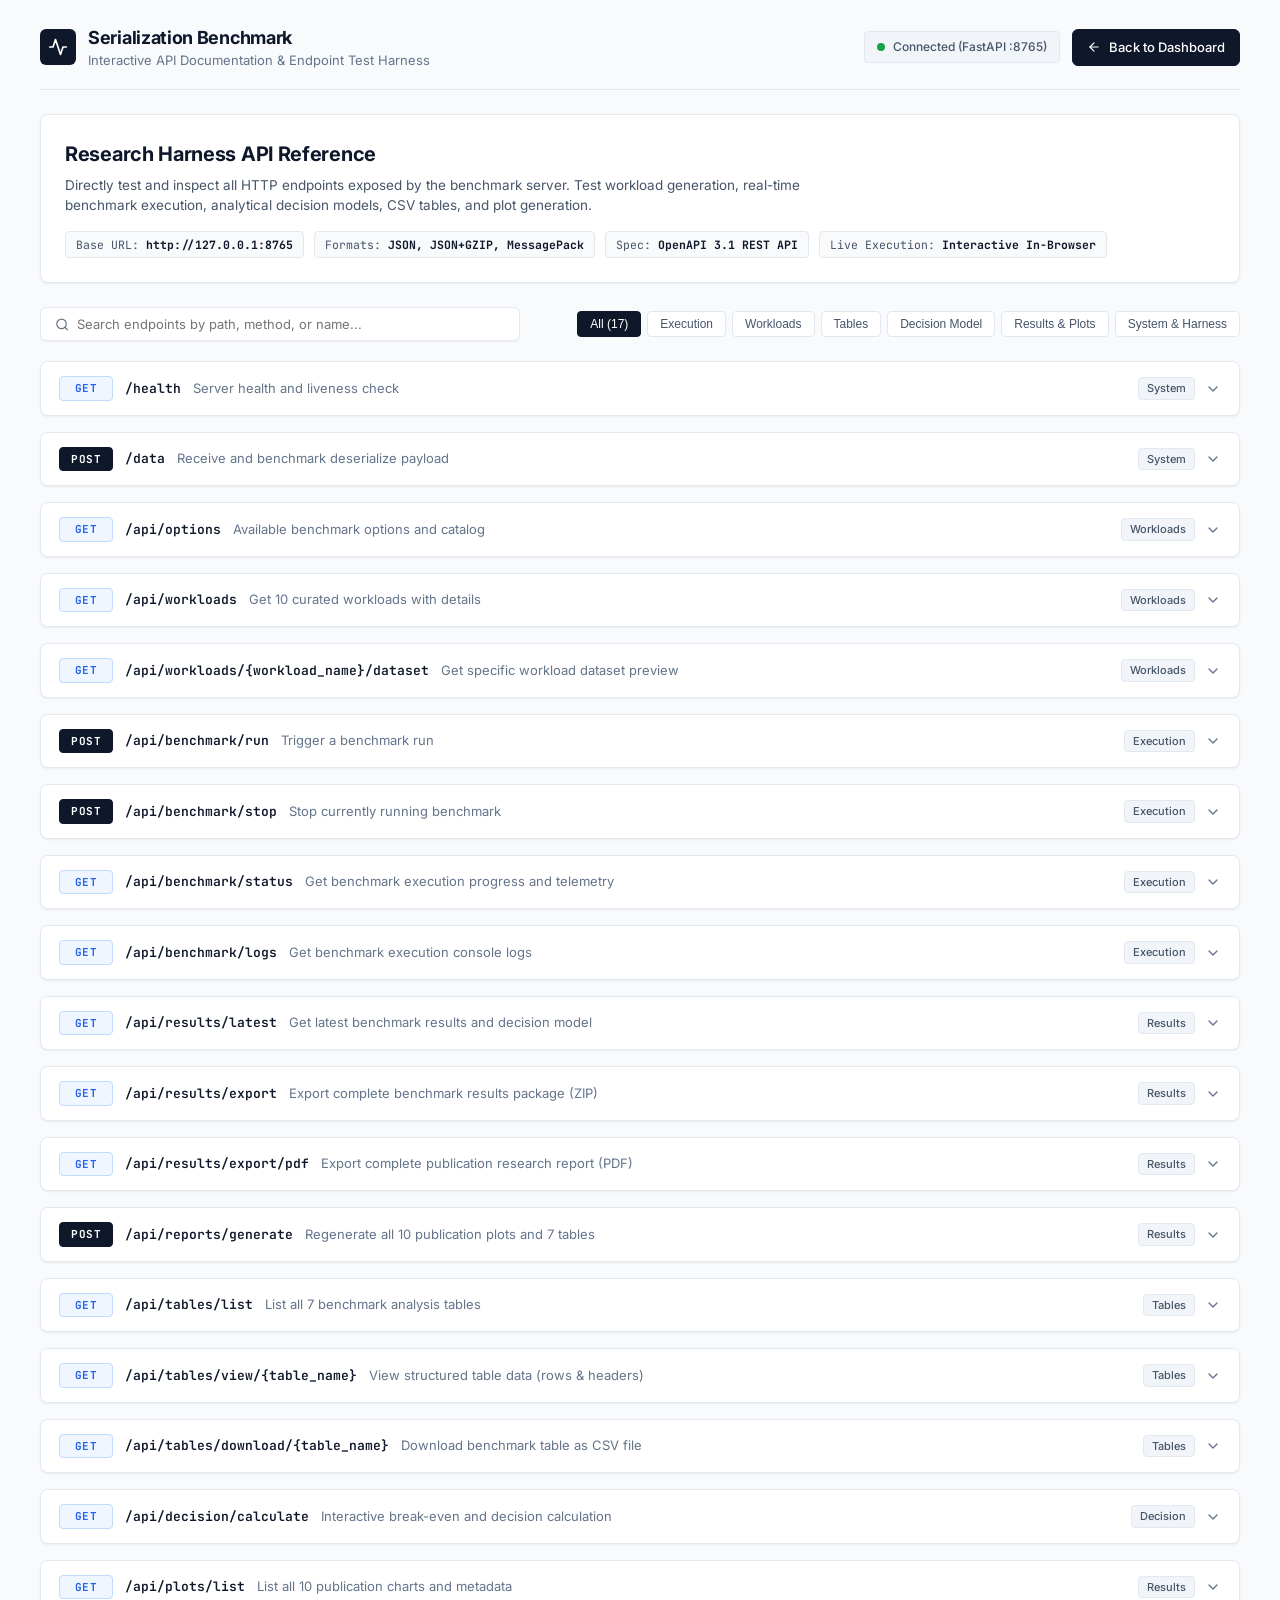
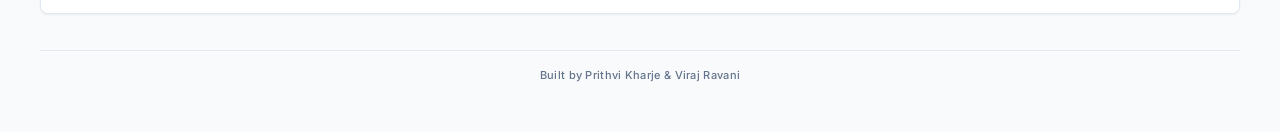
<file: dashboard/docs.html>
<!DOCTYPE html>
<html lang="en">
<head>
  <meta charset="UTF-8">
  <meta name="viewport" content="width=device-width, initial-scale=1.0">
  <title>Serialization Benchmark | API Documentation</title>
  <meta name="description" content="Interactive API documentation and endpoint test harness for Serialization Benchmark.">
  <link rel="preconnect" href="https://fonts.googleapis.com">
  <link rel="preconnect" href="https://fonts.gstatic.com" crossorigin>
  <link href="https://fonts.googleapis.com/css2?family=Inter:wght@400;500;600;700&family=JetBrains+Mono:wght@400;500;600&display=swap" rel="stylesheet">
  <link rel="stylesheet" href="/dashboard/style.css?v=20261001">
  <style>
    .docs-wrapper {
      max-width: 1200px;
      margin: 0 auto;
      width: 100%;
    }

    .docs-hero {
      background: var(--bg-card);
      border: 1px solid var(--border-color);
      border-radius: var(--radius-lg);
      box-shadow: var(--shadow-card);
      padding: 24px;
      margin-bottom: 24px;
    }

    .docs-hero-title {
      font-size: 20px;
      font-weight: 700;
      color: var(--text-primary);
      margin-bottom: 6px;
      letter-spacing: -0.3px;
    }

    .docs-hero-desc {
      font-size: 13.5px;
      color: var(--text-secondary);
      line-height: 1.5;
      margin-bottom: 16px;
      max-width: 800px;
    }

    .docs-meta-row {
      display: flex;
      flex-wrap: wrap;
      gap: 10px;
    }

    .docs-meta-pill {
      font-size: 11.5px;
      font-family: var(--font-mono);
      background: var(--bg-card-subtle);
      border: 1px solid var(--border-color);
      padding: 4px 10px;
      border-radius: var(--radius-sm);
      color: var(--text-secondary);
    }

    .docs-meta-pill strong {
      color: var(--text-primary);
    }

    .docs-toolbar {
      display: flex;
      justify-content: space-between;
      align-items: center;
      flex-wrap: wrap;
      gap: 12px;
      margin-bottom: 20px;
    }

    .docs-search-box {
      display: flex;
      align-items: center;
      gap: 8px;
      background: #ffffff;
      border: 1px solid var(--border-color);
      border-radius: var(--radius-md);
      padding: 8px 14px;
      flex: 1;
      max-width: 480px;
      box-shadow: var(--shadow-sm);
    }

    .docs-search-input {
      border: none;
      outline: none;
      width: 100%;
      font-size: 13px;
      font-family: inherit;
      color: var(--text-primary);
      background: transparent;
    }

    .docs-categories-row {
      display: flex;
      flex-wrap: wrap;
      gap: 6px;
    }

    .docs-cat-btn {
      padding: 5px 12px;
      font-size: 12px;
      font-weight: 500;
      border-radius: var(--radius-sm);
      border: 1px solid var(--border-color);
      background: #ffffff;
      color: var(--text-secondary);
      cursor: pointer;
      transition: all 0.12s ease;
    }

    .docs-cat-btn:hover {
      background: var(--bg-hover);
      color: var(--text-primary);
    }

    .docs-cat-btn.active {
      background: var(--color-primary);
      color: #ffffff;
      border-color: var(--color-primary);
    }

    .endpoint-card {
      background: #ffffff;
      border: 1px solid var(--border-color);
      border-radius: var(--radius-lg);
      margin-bottom: 16px;
      box-shadow: var(--shadow-card);
      overflow: hidden;
      transition: border-color 0.15s ease;
    }

    .endpoint-card:hover {
      border-color: var(--border-hover);
    }

    .endpoint-header {
      padding: 14px 18px;
      display: flex;
      align-items: center;
      justify-content: space-between;
      cursor: pointer;
      background: #ffffff;
      user-select: none;
      gap: 12px;
    }

    .endpoint-header-left {
      display: flex;
      align-items: center;
      gap: 12px;
      flex-wrap: wrap;
      min-width: 0;
    }

    .method-badge {
      font-size: 11px;
      font-weight: 700;
      padding: 3px 8px;
      border-radius: var(--radius-sm);
      letter-spacing: 0.5px;
      text-transform: uppercase;
      font-family: var(--font-mono);
      min-width: 54px;
      text-align: center;
    }

    .method-get {
      background: #eff6ff;
      color: #2563eb;
      border: 1px solid #bfdbfe;
    }

    .method-post {
      background: #0f172a;
      color: #ffffff;
      border: 1px solid #0f172a;
    }

    .endpoint-path {
      font-family: var(--font-mono);
      font-size: 13px;
      font-weight: 600;
      color: var(--text-primary);
    }

    .endpoint-summary {
      font-size: 13px;
      color: var(--text-muted);
    }

    .endpoint-header-right {
      display: flex;
      align-items: center;
      gap: 10px;
    }

    .endpoint-toggle-icon {
      color: var(--text-muted);
      transition: transform 0.2s ease;
    }

    .endpoint-card.is-open .endpoint-toggle-icon {
      transform: rotate(180deg);
    }

    .endpoint-body {
      padding: 18px;
      background: #fafafa;
      border-top: 1px solid var(--border-color);
      display: none;
    }

    .endpoint-card.is-open .endpoint-body {
      display: block;
    }

    .endpoint-desc {
      font-size: 13px;
      color: var(--text-secondary);
      line-height: 1.5;
      margin-bottom: 16px;
    }

    .endpoint-section-title {
      font-size: 11.5px;
      font-weight: 700;
      text-transform: uppercase;
      letter-spacing: 0.5px;
      color: var(--text-primary);
      margin-bottom: 8px;
    }

    .params-table {
      width: 100%;
      border-collapse: collapse;
      font-size: 12.5px;
      margin-bottom: 16px;
      background: #ffffff;
      border: 1px solid var(--border-color);
      border-radius: var(--radius-md);
      overflow: hidden;
    }

    .params-table th,
    .params-table td {
      padding: 8px 12px;
      text-align: left;
      border-bottom: 1px solid var(--border-color);
    }

    .params-table th {
      background: #f8fafc;
      font-weight: 600;
      font-size: 11.5px;
      color: var(--text-muted);
    }

    .params-table tr:last-child td {
      border-bottom: none;
    }

    .param-name {
      font-family: var(--font-mono);
      font-weight: 600;
      color: var(--text-primary);
    }

    .param-type {
      font-size: 11px;
      color: var(--text-muted);
    }

    .param-input {
      width: 100%;
      padding: 6px 10px;
      font-size: 12px;
      font-family: var(--font-mono);
      border: 1px solid var(--border-input);
      border-radius: var(--radius-sm);
      background: #ffffff;
      outline: none;
    }

    .param-input:focus {
      border-color: var(--color-primary);
    }

    .body-textarea {
      width: 100%;
      min-height: 110px;
      padding: 10px 12px;
      font-family: var(--font-mono);
      font-size: 12px;
      border: 1px solid var(--border-input);
      border-radius: var(--radius-md);
      background: #ffffff;
      color: var(--text-primary);
      outline: none;
      resize: vertical;
      margin-bottom: 16px;
    }

    .body-textarea:focus {
      border-color: var(--color-primary);
    }

    .endpoint-actions {
      display: flex;
      align-items: center;
      gap: 10px;
      margin-bottom: 14px;
    }

    .response-container {
      background: #ffffff;
      border: 1px solid var(--border-color);
      border-radius: var(--radius-md);
      overflow: hidden;
      display: none;
    }

    .response-header {
      padding: 8px 14px;
      background: #f8fafc;
      border-bottom: 1px solid var(--border-color);
      display: flex;
      justify-content: space-between;
      align-items: center;
      font-size: 12px;
    }

    .response-meta {
      display: flex;
      align-items: center;
      gap: 10px;
    }

    .status-badge {
      font-size: 11px;
      font-weight: 700;
      font-family: var(--font-mono);
      padding: 2px 6px;
      border-radius: 4px;
    }

    .status-2xx {
      background: #dcfce7;
      color: #15803d;
      border: 1px solid #bbf7d0;
    }

    .status-4xx,
    .status-5xx {
      background: #fee2e2;
      color: #b91c1c;
      border: 1px solid #fecaca;
    }

    .response-time {
      font-family: var(--font-mono);
      color: var(--text-muted);
      font-size: 11px;
    }

    .response-pre {
      padding: 12px 16px;
      font-family: var(--font-mono);
      font-size: 12px;
      line-height: 1.5;
      color: #1e293b;
      background: #ffffff;
      max-height: 380px;
      overflow-y: auto;
      white-space: pre-wrap;
      word-break: break-all;
    }
  </style>
</head>
<body>
  <div class="docs-wrapper">
    <header class="header">
      <div class="brand">
        <div class="brand-logo">
          <svg width="20" height="20" viewBox="0 0 24 24" fill="none" stroke="currentColor" stroke-width="2" stroke-linecap="round" stroke-linejoin="round">
            <polyline points="22 12 18 12 15 21 9 3 6 12 2 12"></polyline>
          </svg>
        </div>
        <div class="brand-text">
          <h1 class="brand-title">Serialization Benchmark</h1>
          <p class="brand-subtitle">Interactive API Documentation & Endpoint Test Harness</p>
        </div>
      </div>
      <div class="header-actions">
        <div class="server-status">
          <span class="status-dot"></span>
          <span class="status-label">Connected (FastAPI :8765)</span>
        </div>
        <a href="/dashboard/" class="btn btn-primary" id="btn-back-dashboard">
          <svg width="14" height="14" viewBox="0 0 24 24" fill="none" stroke="currentColor" stroke-width="2" stroke-linecap="round" stroke-linejoin="round">
            <line x1="19" y1="12" x2="5" y2="12"></line>
            <polyline points="12 19 5 12 12 5"></polyline>
          </svg>
          <span>Back to Dashboard</span>
        </a>
      </div>
    </header>

    <!-- Overview Hero -->
    <div class="docs-hero">
      <h2 class="docs-hero-title">Research Harness API Reference</h2>
      <p class="docs-hero-desc">
        Directly test and inspect all HTTP endpoints exposed by the benchmark server. Test workload generation, real-time benchmark execution, analytical decision models, CSV tables, and plot generation.
      </p>
      <div class="docs-meta-row">
        <span class="docs-meta-pill">Base URL: <strong>http://127.0.0.1:8765</strong></span>
        <span class="docs-meta-pill">Formats: <strong>JSON, JSON+GZIP, MessagePack</strong></span>
        <span class="docs-meta-pill">Spec: <strong>OpenAPI 3.1 REST API</strong></span>
        <span class="docs-meta-pill">Live Execution: <strong>Interactive In-Browser</strong></span>
      </div>
    </div>

    <!-- Filter & Category Toolbar -->
    <div class="docs-toolbar">
      <div class="docs-search-box">
        <svg width="15" height="15" viewBox="0 0 24 24" fill="none" stroke="currentColor" stroke-width="2" stroke-linecap="round" stroke-linejoin="round" style="color: var(--text-muted);">
          <circle cx="11" cy="11" r="8"></circle>
          <line x1="21" y1="21" x2="16.65" y2="16.65"></line>
        </svg>
        <input type="text" id="docs-search-input" class="docs-search-input" placeholder="Search endpoints by path, method, or name...">
      </div>

      <div class="docs-categories-row" id="docs-cat-filters">
        <button type="button" class="docs-cat-btn active" data-cat="all">All (17)</button>
        <button type="button" class="docs-cat-btn" data-cat="Execution">Execution</button>
        <button type="button" class="docs-cat-btn" data-cat="Workloads">Workloads</button>
        <button type="button" class="docs-cat-btn" data-cat="Tables">Tables</button>
        <button type="button" class="docs-cat-btn" data-cat="Decision">Decision Model</button>
        <button type="button" class="docs-cat-btn" data-cat="Results">Results & Plots</button>
        <button type="button" class="docs-cat-btn" data-cat="System">System & Harness</button>
      </div>
    </div>

    <!-- Endpoint Cards List -->
    <div id="endpoints-list">
      <!-- Generated dynamically below -->
    </div>

    <!-- Footer -->
    <footer class="app-footer" style="width: 100%; margin-top: 36px; padding-top: 16px; padding-bottom: 24px; border-top: 1px solid #e2e8f0; display: flex; justify-content: center; align-items: center; text-align: center;">
      <p class="app-footer-text" style="margin: 0; text-align: center; font-size: 11px; font-weight: 500; color: #64748b; letter-spacing: 0.3px; width: 100%;">Built by Prithvi Kharje &amp; Viraj Ravani</p>
    </footer>
  </div>

  <script>
    const ENDPOINTS = [
      {
        id: 'ep-health',
        method: 'GET',
        path: '/health',
        cat: 'System',
        summary: 'Server health and liveness check',
        description: 'Returns server status, registered serializer names (json, json_gzip, messagepack), and current server timestamp.',
        params: []
      },
      {
        id: 'ep-data',
        method: 'POST',
        path: '/data',
        cat: 'System',
        summary: 'Receive and benchmark deserialize payload',
        description: 'Receives serialized payload bytes, executes timed deserialization, and measures server-side processing metrics.',
        headers: [
          { name: 'X-Serializer-Format', default: 'json', desc: 'Serializer format: json, json_gzip, messagepack' },
          { name: 'X-Run-Index', default: '0', desc: 'Traceability run index' }
        ],
        body: JSON.stringify({ message: "Serialization test payload", items: [1, 2, 3, 4, 5] }, null, 2)
      },
      {
        id: 'ep-options',
        method: 'GET',
        path: '/api/options',
        cat: 'Workloads',
        summary: 'Available benchmark options and catalog',
        description: 'Returns the 10 curated canonical workloads, network profiles, and serialization formats supported by the harness.',
        params: []
      },
      {
        id: 'ep-workloads',
        method: 'GET',
        path: '/api/workloads',
        cat: 'Workloads',
        summary: 'Get 10 curated workloads with details',
        description: 'Returns full metadata (structure, size_label, redundancy, seed, description) for all 10 standard workloads.',
        params: []
      },
      {
        id: 'ep-dataset',
        method: 'GET',
        path: '/api/workloads/{workload_name}/dataset',
        cat: 'Workloads',
        summary: 'Get specific workload dataset preview',
        description: 'Generates real synthetic data and serialization byte sizes for the chosen workload preset.',
        params: [
          { name: 'workload_name', in: 'path', default: 'flat_small_low', desc: 'Workload name (e.g., flat_small_low, nested_medium_high, text_large_high)' }
        ]
      },
      {
        id: 'ep-run',
        method: 'POST',
        path: '/api/benchmark/run',
        cat: 'Execution',
        summary: 'Trigger a benchmark run',
        description: 'Starts a background benchmark execution across selected workloads, formats, network conditions, and repetitions.',
        body: JSON.stringify({
          workloads: ["flat_small_low"],
          formats: ["json", "json_gzip", "messagepack"],
          profiles: ["SLOW"],
          repetitions: 3,
          warmup_runs: 1,
          quick: false,
          generate_reports: true
        }, null, 2)
      },
      {
        id: 'ep-stop',
        method: 'POST',
        path: '/api/benchmark/stop',
        cat: 'Execution',
        summary: 'Stop currently running benchmark',
        description: 'Requests immediate cooperative cancellation of the active benchmark execution thread.',
        params: []
      },
      {
        id: 'ep-status',
        method: 'GET',
        path: '/api/benchmark/status',
        cat: 'Execution',
        summary: 'Get benchmark execution progress and telemetry',
        description: 'Returns real-time execution status (idle, running, stopped, completed, failed), percent completion, elapsed time, and ETA.',
        params: []
      },
      {
        id: 'ep-logs',
        method: 'GET',
        path: '/api/benchmark/logs',
        cat: 'Execution',
        summary: 'Get benchmark execution console logs',
        description: 'Returns timestamped log messages and telemetry events emitted during benchmark execution.',
        params: []
      },
      {
        id: 'ep-results-latest',
        method: 'GET',
        path: '/api/results/latest',
        cat: 'Results',
        summary: 'Get latest benchmark results and decision model',
        description: 'Returns aggregated format metrics, summary statistics, 3-zone recommendations, and artifact paths from the latest valid run.',
        params: []
      },
      {
        id: 'ep-results-export',
        method: 'GET',
        path: '/api/results/export',
        cat: 'Results',
        summary: 'Export complete benchmark results package (ZIP)',
        description: 'Packages and streams all CSV benchmark tables, publication plots, and summary metadata as a downloadable ZIP archive.',
        params: []
      },
      {
        id: 'ep-results-export-pdf',
        method: 'GET',
        path: '/api/results/export/pdf',
        cat: 'Results',
        summary: 'Export complete publication research report (PDF)',
        description: 'Compiles and streams a multi-page PDF document containing the executive summary, 3-zone decision framework, all 7 benchmark tables, and all 10 empirical charts.',
        params: []
      },
      {
        id: 'ep-reports-generate',
        method: 'POST',
        path: '/api/reports/generate',
        cat: 'Results',
        summary: 'Regenerate all 10 publication plots and 7 tables',
        description: 'Re-runs the analysis pipeline to produce all Matplotlib plots and publication CSV tables from existing run records.',
        params: []
      },
      {
        id: 'ep-tables-list',
        method: 'GET',
        path: '/api/tables/list',
        cat: 'Tables',
        summary: 'List all 7 benchmark analysis tables',
        description: 'Returns metadata, row counts, and titles for Tables 1 through 7 and raw measured records.',
        params: []
      },
      {
        id: 'ep-tables-view',
        method: 'GET',
        path: '/api/tables/view/{table_name}',
        cat: 'Tables',
        summary: 'View structured table data (rows & headers)',
        description: 'Returns parsed headers, rows, and Markdown format representation for the specified benchmark table.',
        params: [
          { name: 'table_name', in: 'path', default: 'table1_config_dataset_summary', desc: 'Table name (e.g. table1_config_dataset_summary, table2, table4)' }
        ]
      },
      {
        id: 'ep-tables-download',
        method: 'GET',
        path: '/api/tables/download/{table_name}',
        cat: 'Tables',
        summary: 'Download benchmark table as CSV file',
        description: 'Streams the specified table directly with attachment headers for file download.',
        params: [
          { name: 'table_name', in: 'path', default: 'table1_config_dataset_summary', desc: 'Table name without extension' }
        ]
      },
      {
        id: 'ep-decision',
        method: 'GET',
        path: '/api/decision/calculate',
        cat: 'Decision',
        summary: 'Interactive break-even and decision calculation',
        description: 'Computes analytical 3-zone recommendations, break-even bandwidths (B_BE), and latency breakdowns for any custom input parameters.',
        params: [
          { name: 'payload_kb', in: 'query', default: '250', desc: 'Target payload size in KB (10 - 10000)' },
          { name: 'bandwidth_mbps', in: 'query', default: '50', desc: 'Simulated network bandwidth in Mbps' },
          { name: 'rtt_ms', in: 'query', default: '15', desc: 'Base RTT latency in milliseconds' },
          { name: 'structure', in: 'query', default: 'nested', desc: 'Structure type: nested, flat, text, numeric' }
        ]
      },
      {
        id: 'ep-plots-list',
        method: 'GET',
        path: '/api/plots/list',
        cat: 'Results',
        summary: 'List all 10 publication charts and metadata',
        description: 'Returns paths, titles, categories, and existence status for all 10 Matplotlib publication plots.',
        params: []
      }
    ];

    document.addEventListener('DOMContentLoaded', () => {
      renderEndpoints(ENDPOINTS);
      setupFilters();
    });

    function renderEndpoints(endpoints) {
      const container = document.getElementById('endpoints-list');
      container.innerHTML = '';

      endpoints.forEach(ep => {
        const card = document.createElement('div');
        card.className = 'endpoint-card';
        card.id = ep.id;
        card.setAttribute('data-cat', ep.cat);
        card.setAttribute('data-method', ep.method);
        card.setAttribute('data-path', ep.path);

        const methodClass = ep.method === 'GET' ? 'method-get' : 'method-post';

        let paramsHtml = '';
        if (ep.params && ep.params.length > 0) {
          paramsHtml += `
            <div class="endpoint-section-title">Parameters</div>
            <table class="params-table">
              <thead>
                <tr>
                  <th>Parameter</th>
                  <th>Location</th>
                  <th>Description</th>
                  <th style="width: 40%;">Value</th>
                </tr>
              </thead>
              <tbody>
                ${ep.params.map(p => `
                  <tr>
                    <td>
                      <div class="param-name">${escapeHtml(p.name)}</div>
                    </td>
                    <td><span class="param-type">${escapeHtml(p.in)}</span></td>
                    <td style="color: var(--text-secondary);">${escapeHtml(p.desc || '')}</td>
                    <td>
                      <input type="text" class="param-input" data-param-name="${escapeHtml(p.name)}" data-param-in="${escapeHtml(p.in)}" value="${escapeHtml(p.default || '')}">
                    </td>
                  </tr>
                `).join('')}
              </tbody>
            </table>
          `;
        }

        let headersHtml = '';
        if (ep.headers && ep.headers.length > 0) {
          headersHtml += `
            <div class="endpoint-section-title">Headers</div>
            <table class="params-table">
              <thead>
                <tr>
                  <th>Header</th>
                  <th>Description</th>
                  <th style="width: 40%;">Value</th>
                </tr>
              </thead>
              <tbody>
                ${ep.headers.map(h => `
                  <tr>
                    <td><div class="param-name">${escapeHtml(h.name)}</div></td>
                    <td style="color: var(--text-secondary);">${escapeHtml(h.desc || '')}</td>
                    <td>
                      <input type="text" class="param-input" data-header-name="${escapeHtml(h.name)}" value="${escapeHtml(h.default || '')}">
                    </td>
                  </tr>
                `).join('')}
              </tbody>
            </table>
          `;
        }

        let bodyHtml = '';
        if (ep.body) {
          bodyHtml += `
            <div class="endpoint-section-title">Request Body (application/json)</div>
            <textarea class="body-textarea" data-body-id="${ep.id}">${escapeHtml(ep.body)}</textarea>
          `;
        }

        card.innerHTML = `
          <div class="endpoint-header" onclick="toggleEndpoint('${ep.id}')">
            <div class="endpoint-header-left">
              <span class="method-badge ${methodClass}">${ep.method}</span>
              <span class="endpoint-path">${escapeHtml(ep.path)}</span>
              <span class="endpoint-summary">${escapeHtml(ep.summary)}</span>
            </div>
            <div class="endpoint-header-right">
              <span class="badge-chip">${escapeHtml(ep.cat)}</span>
              <svg class="endpoint-toggle-icon" width="16" height="16" viewBox="0 0 24 24" fill="none" stroke="currentColor" stroke-width="2" stroke-linecap="round" stroke-linejoin="round">
                <polyline points="6 9 12 15 18 9"></polyline>
              </svg>
            </div>
          </div>
          <div class="endpoint-body">
            <p class="endpoint-desc">${escapeHtml(ep.description)}</p>
            ${paramsHtml}
            ${headersHtml}
            ${bodyHtml}
            <div class="endpoint-actions">
              <button type="button" class="btn btn-primary" onclick="executeEndpoint('${ep.id}')">
                <svg width="13" height="13" viewBox="0 0 24 24" fill="currentColor">
                  <path d="M5 3l14 9-14 9V3z"/>
                </svg>
                <span>Execute Request</span>
              </button>
              <button type="button" class="btn btn-outline btn-sm" onclick="clearResponse('${ep.id}')">Clear</button>
            </div>
            <div class="response-container" id="response-${ep.id}">
              <div class="response-header">
                <div class="response-meta">
                  <span class="status-badge" id="status-${ep.id}">200 OK</span>
                  <span class="response-time" id="time-${ep.id}">0.0 ms</span>
                </div>
                <button type="button" class="btn btn-xs btn-outline" onclick="copyResponse('${ep.id}')">Copy JSON</button>
              </div>
              <pre class="response-pre" id="pre-${ep.id}"></pre>
            </div>
          </div>
        `;

        container.appendChild(card);
      });
    }

    function toggleEndpoint(id) {
      const card = document.getElementById(id);
      if (card) {
        card.classList.toggle('is-open');
      }
    }

    async function executeEndpoint(id) {
      const ep = ENDPOINTS.find(e => e.id === id);
      const card = document.getElementById(id);
      if (!ep || !card) return;

      const respContainer = document.getElementById(`response-${id}`);
      const statusBadge = document.getElementById(`status-${id}`);
      const timeBadge = document.getElementById(`time-${id}`);
      const preEl = document.getElementById(`pre-${id}`);

      let url = ep.path;
      const queryParams = new URLSearchParams();
      const headers = {};

      // Process input parameters
      const paramInputs = card.querySelectorAll('.param-input');
      paramInputs.forEach(input => {
        const paramName = input.getAttribute('data-param-name');
        const paramIn = input.getAttribute('data-param-in');
        const headerName = input.getAttribute('data-header-name');
        const val = input.value.trim();

        if (paramIn === 'path' && paramName) {
          url = url.replace(`{${paramName}}`, encodeURIComponent(val));
        } else if (paramIn === 'query' && paramName && val) {
          queryParams.append(paramName, val);
        } else if (headerName && val) {
          headers[headerName] = val;
        }
      });

      const queryString = queryParams.toString();
      if (queryString) {
        url += (url.includes('?') ? '&' : '?') + queryString;
      }

      const options = {
        method: ep.method,
        headers: headers
      };

      if (ep.method === 'POST') {
        const textarea = card.querySelector(`textarea[data-body-id="${id}"]`);
        if (textarea && textarea.value.trim()) {
          options.body = textarea.value.trim();
          if (!headers['Content-Type']) {
            headers['Content-Type'] = 'application/json';
          }
        }
      }

      respContainer.style.display = 'block';
      preEl.textContent = 'Sending request...';

      const startTime = performance.now();
      try {
        const res = await fetch(url, options);
        const elapsed = (performance.now() - startTime).toFixed(1);

        statusBadge.textContent = `${res.status} ${res.statusText || (res.ok ? 'OK' : 'Error')}`;
        statusBadge.className = `status-badge ${res.ok ? 'status-2xx' : (res.status >= 500 ? 'status-5xx' : 'status-4xx')}`;
        timeBadge.textContent = `${elapsed} ms`;

        const contentType = res.headers.get('content-type') || '';
        if (contentType.includes('application/json')) {
          const json = await res.json();
          preEl.textContent = JSON.stringify(json, null, 2);
        } else {
          const text = await res.text();
          preEl.textContent = text || `(Binary response or empty content: HTTP ${res.status})`;
        }
      } catch (err) {
        const elapsed = (performance.now() - startTime).toFixed(1);
        statusBadge.textContent = 'Network Error';
        statusBadge.className = 'status-badge status-5xx';
        timeBadge.textContent = `${elapsed} ms`;
        preEl.textContent = `Fetch error: ${err.message}\nEnsure backend server is running on http://127.0.0.1:8765.`;
      }
    }

    function clearResponse(id) {
      const respContainer = document.getElementById(`response-${id}`);
      if (respContainer) respContainer.style.display = 'none';
    }

    function copyResponse(id) {
      const preEl = document.getElementById(`pre-${id}`);
      if (!preEl) return;
      navigator.clipboard.writeText(preEl.textContent).then(() => {
        alert('Response copied to clipboard!');
      });
    }

    function setupFilters() {
      const searchInput = document.getElementById('docs-search-input');
      const catButtons = document.querySelectorAll('#docs-cat-filters .docs-cat-btn');

      let currentCat = 'all';
      let searchQuery = '';

      function filterCards() {
        const cards = document.querySelectorAll('.endpoint-card');
        cards.forEach(c => {
          const cat = c.getAttribute('data-cat');
          const path = c.getAttribute('data-path').toLowerCase();
          const method = c.getAttribute('data-method').toLowerCase();
          const text = c.textContent.toLowerCase();

          const matchesCat = currentCat === 'all' || cat === currentCat;
          const matchesSearch = !searchQuery || path.includes(searchQuery) || method.includes(searchQuery) || text.includes(searchQuery);

          if (matchesCat && matchesSearch) {
            c.style.display = 'block';
          } else {
            c.style.display = 'none';
          }
        });
      }

      searchInput.addEventListener('input', (e) => {
        searchQuery = e.target.value.toLowerCase().trim();
        filterCards();
      });

      catButtons.forEach(btn => {
        btn.addEventListener('click', () => {
          catButtons.forEach(b => b.classList.remove('active'));
          btn.classList.add('active');
          currentCat = btn.getAttribute('data-cat');
          filterCards();
        });
      });
    }

    function escapeHtml(str) {
      if (str === null || str === undefined) return '';
      return String(str)
        .replace(/&/g, '&amp;')
        .replace(/</g, '&lt;')
        .replace(/>/g, '&gt;')
        .replace(/"/g, '&quot;')
        .replace(/'/g, '&#039;');
    }
  </script>
</body>
</html>
</file>
<file: dashboard/style.css>
/* -----------------------------------------------------------------------------
   Serialization Benchmark Control Dashboard Stylesheet
   Clean Professional White Mode / Scientific Research Theme
   Zero Gradients • Zero Vibe Coding • High Legibility & Ergonomics
   -------------------------------------------------------------------------- */

:root {
  --bg-page: #f8fafc;
  --bg-card: #ffffff;
  --bg-card-subtle: #f8fafc;
  --bg-input: #ffffff;
  --bg-hover: #f1f5f9;

  --border-color: #e2e8f0;
  --border-input: #cbd5e1;
  --border-hover: #94a3b8;

  --text-primary: #0f172a;
  --text-secondary: #475569;
  --text-muted: #64748b;

  --color-primary: #0f172a;
  --color-primary-hover: #1e293b;
  --color-danger: #dc2626;
  --color-danger-hover: #b91c1c;
  --color-success: #16a34a;

  /* Graph Colors Only */
  --chart-json: #2563eb;
  --chart-gzip: #059669;
  --chart-msgpack: #d97706;

  --radius-sm: 4px;
  --radius-md: 6px;
  --radius-lg: 8px;

  --shadow-sm: 0 1px 2px 0 rgba(0, 0, 0, 0.05);
  --shadow-card: 0 1px 3px 0 rgba(0, 0, 0, 0.05), 0 1px 2px -1px rgba(0, 0, 0, 0.05);
  --shadow-modal: 0 20px 25px -5px rgba(0, 0, 0, 0.1), 0 8px 10px -6px rgba(0, 0, 0, 0.1);

  --font-sans: 'Inter', -apple-system, BlinkMacSystemFont, 'Segoe UI', Roboto, sans-serif;
  --font-mono: 'JetBrains Mono', monospace;
}

* {
  margin: 0;
  padding: 0;
  box-sizing: border-box;
}

img, canvas, svg {
  max-width: 100%;
}

html {
  overflow-x: hidden !important;
  max-width: 100vw;
  width: 100%;
}

body {
  font-family: var(--font-sans);
  background-color: var(--bg-page);
  color: var(--text-primary);
  line-height: 1.5;
  min-height: 100vh;
  padding: 24px;
  -webkit-font-smoothing: antialiased;
  overflow-x: hidden !important;
  max-width: 100vw;
  width: 100%;
}

@media (max-width: 768px) {
  body {
    padding: 12px;
  }
}

.app-wrapper {
  max-width: 1360px;
  width: 100%;
  margin: 0 auto;
  min-width: 0;
  overflow-x: hidden;
}

.main-view-section {
  width: 100%;
  max-width: 100%;
  min-width: 0;
  overflow-x: hidden;
}

.main-view-section.hidden,
.hidden {
  display: none !important;
}

/* -----------------------------------------------------------------------------
   Header
   -------------------------------------------------------------------------- */

.header {
  display: flex;
  justify-content: space-between;
  align-items: center;
  flex-wrap: wrap;
  gap: 12px;
  margin-bottom: 24px;
  padding-bottom: 18px;
  border-bottom: 1px solid var(--border-color);
  background: transparent;
  width: 100%;
  max-width: 100%;
}

@media (max-width: 768px) {
  .header {
    flex-direction: column;
    align-items: flex-start;
  }
}

.brand {
  display: flex;
  align-items: center;
  gap: 12px;
  min-width: 0;
}

.brand-logo {
  width: 36px;
  height: 36px;
  border-radius: var(--radius-md);
  background: var(--color-primary);
  color: #ffffff;
  display: flex;
  align-items: center;
  justify-content: center;
  flex-shrink: 0;
}

.brand-title {
  font-size: 18px;
  font-weight: 700;
  letter-spacing: -0.3px;
  color: var(--text-primary);
}

.brand-subtitle {
  font-size: 13px;
  color: var(--text-muted);
}

.header-actions {
  display: flex;
  align-items: center;
  flex-wrap: wrap;
  gap: 12px;
}

.server-status {
  display: flex;
  align-items: center;
  gap: 8px;
  padding: 6px 12px;
  background: #f1f5f9;
  border: 1px solid var(--border-color);
  border-radius: var(--radius-sm);
  font-size: 12px;
  font-weight: 500;
  color: var(--text-secondary);
  white-space: nowrap;
}

.status-dot {
  width: 8px;
  height: 8px;
  border-radius: 50%;
  background-color: var(--color-success);
  flex-shrink: 0;
}

/* -----------------------------------------------------------------------------
   Grid Layout
   -------------------------------------------------------------------------- */

.dashboard-grid {
  display: grid;
  grid-template-columns: minmax(0, 360px) minmax(0, 1fr);
  gap: 24px;
  align-items: start;
  width: 100%;
  max-width: 100%;
}

.dashboard-grid > * {
  min-width: 0;
  max-width: 100%;
}

@media (max-width: 1024px) {
  .dashboard-grid {
    grid-template-columns: 1fr;
  }
}

/* -----------------------------------------------------------------------------
   Cards
   -------------------------------------------------------------------------- */

.card {
  background: var(--bg-card);
  border: 1px solid var(--border-color);
  border-radius: var(--radius-lg);
  box-shadow: var(--shadow-card);
  overflow: hidden;
  margin-bottom: 20px;
  width: 100%;
  max-width: 100%;
  min-width: 0;
}

.card:last-child {
  margin-bottom: 0;
}

.card-header {
  padding: 16px 20px;
  border-bottom: 1px solid var(--border-color);
  display: flex;
  justify-content: space-between;
  align-items: center;
  background: #ffffff;
}

.card-title {
  font-size: 14px;
  font-weight: 600;
  color: var(--text-primary);
  letter-spacing: -0.2px;
}

.card-subtitle {
  font-size: 12px;
  color: var(--text-muted);
  margin-top: 2px;
}

.card-body {
  padding: 20px;
  display: flex;
  flex-direction: column;
  gap: 16px;
  width: 100%;
  min-width: 0;
  background: var(--bg-card);
}

.badge-chip {
  font-size: 11px;
  font-weight: 500;
  padding: 2px 8px;
  background: #f1f5f9;
  border: 1px solid var(--border-color);
  border-radius: var(--radius-sm);
  color: var(--text-secondary);
}

/* -----------------------------------------------------------------------------
   Forms & Controls
   -------------------------------------------------------------------------- */

.config-form {
  padding: 20px;
  display: flex;
  flex-direction: column;
  gap: 16px;
}

.form-group {
  display: flex;
  flex-direction: column;
}

.form-label-row {
  display: flex;
  justify-content: space-between;
  align-items: baseline;
  margin-bottom: 6px;
}

.form-label {
  font-size: 12px;
  font-weight: 500;
  color: var(--text-primary);
  margin-bottom: 6px;
  display: inline-flex;
  align-items: center;
}

.form-row {
  display: flex;
  gap: 12px;
}

.form-row .col {
  flex: 1;
}

.form-select,
.form-input {
  width: 100%;
  background: var(--bg-input);
  border: 1px solid var(--border-input);
  border-radius: var(--radius-md);
  padding: 8px 12px;
  font-size: 13px;
  color: var(--text-primary);
  font-family: inherit;
  outline: none;
  transition: border-color 0.15s ease;
}

.form-select:focus,
.form-input:focus {
  border-color: var(--color-primary);
}

.checkbox-group {
  display: flex;
  flex-direction: column;
  gap: 8px;
  padding: 10px 12px;
  background: var(--bg-card-subtle);
  border: 1px solid var(--border-color);
  border-radius: var(--radius-md);
}

.checkbox-label {
  display: flex;
  align-items: center;
  gap: 8px;
  cursor: pointer;
  font-size: 13px;
  color: var(--text-secondary);
}

.checkbox-label input[type="checkbox"] {
  width: 15px;
  height: 15px;
  accent-color: var(--color-primary);
  cursor: pointer;
}

/* Workload Info Box */
.workload-info-box {
  background: var(--bg-card-subtle);
  border: 1px solid var(--border-color);
  border-radius: var(--radius-md);
  padding: 14px;
  display: flex;
  flex-direction: column;
  gap: 8px;
}

.workload-info-header {
  display: flex;
  justify-content: space-between;
  align-items: center;
}

.workload-info-name {
  font-family: var(--font-mono);
  font-weight: 600;
  font-size: 12px;
  color: var(--text-primary);
}

.workload-info-desc {
  font-size: 12px;
  color: var(--text-secondary);
  line-height: 1.4;
}

.workload-meta-pills {
  display: flex;
  flex-wrap: wrap;
  gap: 6px;
  margin-top: 2px;
}

.meta-pill {
  font-size: 11px;
  font-family: var(--font-mono);
  padding: 2px 6px;
  background: #ffffff;
  border: 1px solid var(--border-color);
  border-radius: var(--radius-sm);
  color: var(--text-secondary);
}

/* -----------------------------------------------------------------------------
   Buttons
   -------------------------------------------------------------------------- */

.btn {
  display: inline-flex;
  align-items: center;
  justify-content: center;
  gap: 8px;
  font-size: 13px;
  font-weight: 500;
  font-family: inherit;
  padding: 8px 14px;
  border-radius: var(--radius-md);
  cursor: pointer;
  transition: all 0.15s ease;
  text-decoration: none;
  white-space: nowrap;
}

.btn-primary {
  background: var(--color-primary);
  color: #ffffff;
  border: 1px solid var(--color-primary);
}

.btn-primary:hover:not(:disabled) {
  background: var(--color-primary-hover);
  border-color: var(--color-primary-hover);
}

.btn-danger {
  background: var(--color-danger);
  color: #ffffff;
  border: 1px solid var(--color-danger);
}

.btn-danger:hover:not(:disabled) {
  background: var(--color-danger-hover);
}

.btn-outline {
  background: #ffffff;
  border: 1px solid var(--border-input);
  color: var(--text-secondary);
}

.btn-outline:hover:not(:disabled) {
  background: var(--bg-hover);
  color: var(--text-primary);
  border-color: var(--border-hover);
}

.btn-sm {
  padding: 5px 10px;
  font-size: 12px;
}

.btn-xs {
  padding: 3px 8px;
  font-size: 11px;
}

.btn-full-width {
  width: 100%;
}

.btn:disabled {
  opacity: 0.6;
  cursor: not-allowed;
}

.form-actions {
  display: flex;
  gap: 8px;
  margin-top: 4px;
}

.form-actions .btn {
  flex: 1;
}

/* -----------------------------------------------------------------------------
   Loading & Idle Views
   -------------------------------------------------------------------------- */

.view-panel {
  display: flex;
  flex-direction: column;
}

.view-panel.hidden {
  display: none !important;
}

.idle-prompt {
  background: #ffffff;
  border: 1px solid var(--border-color);
  border-radius: var(--radius-lg);
  padding: 48px 32px;
  text-align: center;
  box-shadow: var(--shadow-sm);
  margin-bottom: 20px;
}

.idle-icon-wrap {
  width: 48px;
  height: 48px;
  margin: 0 auto 16px auto;
  border-radius: 50%;
  background: #f1f5f9;
  display: flex;
  align-items: center;
  justify-content: center;
  color: var(--text-muted);
}

.idle-heading {
  font-size: 16px;
  font-weight: 600;
  color: var(--text-primary);
  margin-bottom: 8px;
}

.idle-subtext {
  font-size: 13px;
  color: var(--text-secondary);
  max-width: 540px;
  margin: 0 auto;
  line-height: 1.5;
}

/* Active Loader */
.loader-graphic {
  background: #ffffff;
  border: 1px solid var(--border-color);
  border-radius: var(--radius-lg);
  padding: 32px 24px;
  text-align: center;
  box-shadow: var(--shadow-sm);
  margin-bottom: 20px;
}

.spinner-wrap {
  display: flex;
  justify-content: center;
  margin-bottom: 16px;
}

.spinner {
  width: 32px;
  height: 32px;
  border: 3px solid #e2e8f0;
  border-top-color: var(--color-primary);
  border-radius: 50%;
  animation: spin 0.8s linear infinite;
}

@keyframes spin {
  to { transform: rotate(360deg); }
}

.loader-heading {
  font-size: 15px;
  font-weight: 600;
  color: var(--text-primary);
}

.loader-subtext {
  font-size: 12px;
  color: var(--text-muted);
  margin-top: 4px;
}

.progress-bar-container {
  width: 100%;
  max-width: 440px;
  height: 6px;
  background: #e2e8f0;
  border-radius: 9999px;
  margin: 20px auto 14px auto;
  overflow: hidden;
}

.progress-bar {
  height: 100%;
  background: var(--chart-json);
  transition: width 0.25s ease;
}

.loader-meta-row {
  display: flex;
  justify-content: center;
  flex-wrap: wrap;
  gap: 8px;
  margin-top: 10px;
}

.meta-tag {
  font-size: 11px;
  font-family: var(--font-mono);
  padding: 3px 8px;
  background: #f1f5f9;
  border: 1px solid var(--border-color);
  border-radius: var(--radius-sm);
  color: var(--text-secondary);
}

.meta-tag.bold {
  font-weight: 600;
  color: var(--text-primary);
}

.meta-tag.eta {
  background: #fef3c7;
  border-color: #fde68a;
  color: #92400e;
  font-weight: 600;
}

.loader-action-row {
  margin-top: 18px;
}

/* Notices */
.banner-notice {
  border-radius: var(--radius-md);
  padding: 12px 16px;
  margin-bottom: 20px;
  display: flex;
  align-items: center;
  justify-content: space-between;
  gap: 12px;
  font-size: 13px;
}

.banner-warning {
  background: #fffbeb;
  border: 1px solid #fde68a;
  color: #92400e;
}

.banner-danger {
  background: #fef2f2;
  border: 1px solid #fecaca;
  color: #991b1b;
}

.banner-title {
  font-weight: 600;
}

.banner-desc {
  font-size: 12px;
  margin-top: 2px;
}

/* -----------------------------------------------------------------------------
   Execution Console
   -------------------------------------------------------------------------- */

.terminal-card {
  background: #ffffff;
  border: 1px solid var(--border-color);
  border-radius: var(--radius-lg);
  overflow: hidden;
  box-shadow: var(--shadow-sm);
}

.terminal-header {
  display: flex;
  justify-content: space-between;
  align-items: center;
  padding: 10px 16px;
  background: #f8fafc;
  border-bottom: 1px solid var(--border-color);
}

.terminal-title {
  font-size: 12px;
  font-weight: 600;
  color: var(--text-secondary);
  text-transform: uppercase;
  letter-spacing: 0.5px;
}

.terminal-controls {
  display: flex;
  align-items: center;
  gap: 12px;
}

.terminal-autoscroll-label {
  display: flex;
  align-items: center;
  gap: 6px;
  font-size: 11px;
  color: var(--text-muted);
  cursor: pointer;
}

.terminal-autoscroll-label input {
  cursor: pointer;
}

.btn-terminal-clear {
  background: #ffffff;
  border: 1px solid var(--border-input);
  color: var(--text-secondary);
  font-size: 11px;
  padding: 2px 8px;
  border-radius: var(--radius-sm);
  cursor: pointer;
}

.btn-terminal-clear:hover {
  background: var(--bg-hover);
  color: var(--text-primary);
}

.terminal-body {
  padding: 12px 16px;
  font-family: var(--font-mono);
  font-size: 12px;
  line-height: 1.6;
  color: #334155;
  background: #ffffff;
  max-height: 320px;
  min-height: 200px;
  overflow-y: auto;
  overflow-x: hidden;
  width: 100%;
  max-width: 100%;
}

.terminal-log-line {
  white-space: pre-wrap;
  word-break: break-all;
  padding: 1px 0;
}

.log-time { color: #94a3b8; margin-right: 6px; }
.log-error { color: #dc2626; font-weight: 500; }
.log-warn { color: #d97706; }
.log-success { color: #16a34a; font-weight: 500; }
.log-info { color: #2563eb; }
.log-cell { color: #7c3aed; }
.log-system { color: #64748b; }

/* -----------------------------------------------------------------------------
   Results View
   -------------------------------------------------------------------------- */

.results-top-banner {
  background: #ffffff;
  border: 1px solid var(--border-color);
  border-radius: var(--radius-lg);
  padding: 16px 20px;
  display: flex;
  justify-content: space-between;
  align-items: center;
  flex-wrap: wrap;
  gap: 12px;
  box-shadow: var(--shadow-sm);
  margin-bottom: 20px;
  width: 100%;
}

.results-banner-left {
  min-width: 0;
}

.results-banner-title {
  font-size: 15px;
  font-weight: 600;
  color: var(--text-primary);
}

.results-banner-sub {
  font-size: 12px;
  color: var(--text-muted);
}

.results-banner-actions {
  display: flex;
  flex-wrap: wrap;
  align-items: center;
  gap: 8px;
}

/* Export Dropdown Menu */
.export-dropdown-wrapper {
  position: relative;
  display: inline-block;
}

.export-dropdown-toggle {
  display: inline-flex;
  align-items: center;
  gap: 8px;
}

.dropdown-chevron-icon {
  transition: transform 0.2s ease;
}

.export-dropdown-wrapper.is-open .dropdown-chevron-icon {
  transform: rotate(180deg);
}

.export-dropdown-menu {
  position: absolute;
  top: calc(100% + 6px);
  right: 0;
  width: 290px;
  background: #ffffff;
  border: 1px solid var(--border-color);
  border-radius: var(--radius-md);
  box-shadow: var(--shadow-modal);
  padding: 6px;
  z-index: 100;
  animation: dropdownFadeIn 0.15s cubic-bezier(0.16, 1, 0.3, 1);
}

@keyframes dropdownFadeIn {
  from {
    opacity: 0;
    transform: translateY(-4px);
  }
  to {
    opacity: 1;
    transform: translateY(0);
  }
}

.export-dropdown-item {
  display: flex;
  align-items: center;
  gap: 12px;
  padding: 10px 12px;
  border-radius: var(--radius-sm);
  text-decoration: none;
  color: var(--text-primary);
  transition: background-color 0.15s ease;
  cursor: pointer;
}

.export-dropdown-item:hover {
  background-color: var(--bg-hover);
}

.export-item-icon {
  width: 32px;
  height: 32px;
  border-radius: var(--radius-sm);
  display: flex;
  align-items: center;
  justify-content: center;
  background: var(--bg-card-subtle);
  border: 1px solid var(--border-color);
  color: var(--text-secondary);
  flex-shrink: 0;
}

.export-item-icon.zip-icon {
  color: #2563eb;
  background: #eff6ff;
  border-color: #bfdbfe;
}

.export-item-icon.pdf-icon {
  color: #dc2626;
  background: #fef2f2;
  border-color: #fecaca;
}

.export-item-content {
  display: flex;
  flex-direction: column;
  text-align: left;
}

.export-item-title {
  font-size: 13px;
  font-weight: 600;
  color: var(--text-primary);
  line-height: 1.3;
}

.export-item-desc {
  font-size: 11px;
  color: var(--text-muted);
  line-height: 1.3;
  margin-top: 2px;
}

.export-dropdown-divider {
  height: 1px;
  background: var(--border-color);
  margin: 4px 6px;
}


/* Summary Stats */
.summary-stats-grid {
  display: grid;
  grid-template-columns: repeat(4, minmax(0, 1fr));
  gap: 16px;
  padding: 16px 20px;
  background: #ffffff;
  width: 100%;
  max-width: 100%;
}

@media (max-width: 900px) {
  .summary-stats-grid {
    grid-template-columns: repeat(2, minmax(0, 1fr));
  }
}

@media (max-width: 480px) {
  .summary-stats-grid {
    grid-template-columns: 1fr;
  }
}

.stat-box {
  display: flex;
  flex-direction: column;
  gap: 4px;
  min-width: 0;
}

.stat-label {
  font-size: 12px;
  color: var(--text-muted);
  display: inline-flex;
  align-items: center;
}

.stat-value {
  font-size: 20px;
  font-weight: 700;
  color: var(--text-primary);
  font-family: var(--font-mono);
  overflow: hidden;
  text-overflow: ellipsis;
  white-space: nowrap;
}

.stat-value.highlight {
  color: var(--color-primary);
}

/* Decision Items */
.decision-items {
  padding: 12px 20px;
  display: flex;
  flex-direction: column;
  gap: 8px;
  width: 100%;
}

.decision-row {
  display: flex;
  justify-content: space-between;
  align-items: center;
  flex-wrap: wrap;
  gap: 8px;
  padding: 10px 12px;
  background: var(--bg-card-subtle);
  border: 1px solid var(--border-color);
  border-radius: var(--radius-md);
  width: 100%;
  min-width: 0;
}

.decision-fmt {
  font-weight: 600;
  font-size: 13px;
  color: var(--text-primary);
  min-width: 0;
}

.decision-badges {
  display: flex;
  align-items: center;
  flex-wrap: wrap;
  gap: 8px;
}

.zone-badge {
  font-size: 11px;
  font-weight: 600;
  padding: 2px 8px;
  border-radius: var(--radius-sm);
  text-transform: uppercase;
  white-space: nowrap;
}

.zone-no_switch {
  background: #f1f5f9;
  color: #475569;
  border: 1px solid var(--border-color);
}

.zone-ambiguous {
  background: #fef3c7;
  color: #92400e;
  border: 1px solid #fde68a;
}

.zone-switch {
  background: #dcfce7;
  color: #166534;
  border: 1px solid #bbf7d0;
}

.regime-badge {
  font-size: 11px;
  padding: 2px 6px;
  background: #ffffff;
  border: 1px solid var(--border-color);
  border-radius: var(--radius-sm);
  color: var(--text-muted);
  white-space: nowrap;
}

/* -----------------------------------------------------------------------------
   Charts Grid (Chart.js)
   -------------------------------------------------------------------------- */

.charts-grid {
  display: grid;
  grid-template-columns: minmax(0, 1fr) minmax(0, 1fr);
  gap: 20px;
  margin-bottom: 20px;
  width: 100%;
  max-width: 100%;
}

.charts-grid > * {
  min-width: 0;
  max-width: 100%;
}

@media (max-width: 900px) {
  .charts-grid {
    grid-template-columns: 1fr;
  }
}

.chart-card .card-header {
  padding: 14px 18px;
}

.chart-title {
  font-size: 13px;
  font-weight: 600;
  color: var(--text-primary);
}

.chart-subtitle {
  font-size: 11px;
  color: var(--text-muted);
  margin-top: 1px;
}

.chart-container {
  padding: 14px 18px;
  position: relative;
  height: 240px;
  width: 100%;
  max-width: 100%;
  overflow: hidden;
  background: #ffffff;
}

.chart-container canvas {
  width: 100% !important;
  max-width: 100% !important;
  height: 100% !important;
}

/* -----------------------------------------------------------------------------
   Structured Tables Viewer (CSV Data Inspector)
   -------------------------------------------------------------------------- */

.tables-viewer-card {
  margin-bottom: 20px;
}

.table-tabs-nav {
  display: flex;
  gap: 4px;
  padding: 6px 14px;
  background: #f8fafc;
  border-bottom: 1px solid var(--border-color);
  overflow-x: auto;
  scrollbar-width: thin;
}

.tab-btn {
  background: transparent;
  border: none;
  color: var(--text-muted);
  font-size: 12px;
  font-weight: 500;
  font-family: inherit;
  padding: 6px 12px;
  border-radius: var(--radius-sm);
  cursor: pointer;
  white-space: nowrap;
  transition: all 0.15s ease;
}

.tab-btn:hover {
  color: var(--text-primary);
  background: #e2e8f0;
}

.tab-btn.active {
  color: var(--text-primary);
  background: #ffffff;
  border: 1px solid var(--border-color);
  font-weight: 600;
  box-shadow: var(--shadow-sm);
}

.table-toolbar {
  display: flex;
  justify-content: space-between;
  align-items: center;
  flex-wrap: wrap;
  gap: 10px;
  padding: 10px 16px;
  border-bottom: 1px solid var(--border-color);
  background: #ffffff;
  width: 100%;
}

.table-info {
  display: flex;
  align-items: center;
  flex-wrap: wrap;
  gap: 6px;
  min-width: 0;
}

.table-active-title {
  font-weight: 600;
  font-size: 12px;
  color: var(--text-primary);
}

.table-active-count {
  font-size: 11px;
  color: var(--text-muted);
  font-family: var(--font-mono);
}

.table-filter-box {
  display: flex;
  align-items: center;
  gap: 6px;
  background: #ffffff;
  border: 1px solid var(--border-input);
  border-radius: var(--radius-sm);
  padding: 4px 8px;
  max-width: 100%;
}

.search-icon {
  color: var(--text-muted);
  flex-shrink: 0;
}

.table-search-input {
  border: none;
  background: transparent;
  color: var(--text-primary);
  font-size: 12px;
  outline: none;
  width: 180px;
  max-width: 100%;
}

.table-display-container {
  overflow-x: auto;
  max-width: 100%;
  width: 100%;
  max-height: 420px;
  background: #ffffff;
  -webkit-overflow-scrolling: touch;
}

.benchmark-table {
  width: 100%;
  border-collapse: collapse;
  font-size: 12px;
  font-family: var(--font-mono);
  color: var(--text-primary);
}

.benchmark-table th {
  position: sticky;
  top: 0;
  background: #f8fafc;
  color: var(--text-secondary);
  font-weight: 600;
  font-size: 11px;
  padding: 8px 12px;
  text-align: left;
  border-bottom: 1px solid var(--border-color);
  z-index: 5;
}

.benchmark-table td {
  padding: 7px 12px;
  border-bottom: 1px solid #f1f5f9;
  white-space: nowrap;
}

.benchmark-table tr:hover {
  background: #f8fafc;
}

.benchmark-table td.num {
  text-align: right;
  font-variant-numeric: tabular-nums;
}

.benchmark-table td.highlight-good {
  color: var(--color-success);
  font-weight: 600;
}

.benchmark-table td.highlight-rec {
  color: var(--chart-json);
  font-weight: 600;
}

.table-placeholder {
  padding: 32px;
  text-align: center;
  color: var(--text-muted);
  font-size: 13px;
}

/* -----------------------------------------------------------------------------
   Plots Gallery
   -------------------------------------------------------------------------- */

.plots-gallery-grid {
  display: grid;
  grid-template-columns: repeat(auto-fill, minmax(240px, 1fr));
  gap: 14px;
  padding: 16px;
  background: #ffffff;
}

.plot-card {
  background: #ffffff;
  border: 1px solid var(--border-color);
  border-radius: var(--radius-md);
  overflow: hidden;
  display: flex;
  flex-direction: column;
  transition: border-color 0.15s ease;
}

.plot-card:hover {
  border-color: var(--border-hover);
}

.plot-card-thumb-wrap {
  width: 100%;
  height: 140px;
  background: #f8fafc;
  overflow: hidden;
  cursor: pointer;
  border-bottom: 1px solid var(--border-color);
}

.plot-card-thumb {
  width: 100%;
  height: 100%;
  object-fit: contain;
}

.plot-card-info {
  padding: 10px;
  display: flex;
  flex-direction: column;
  gap: 8px;
  flex: 1;
}

.plot-card-title {
  font-size: 11px;
  font-weight: 500;
  color: var(--text-primary);
  line-height: 1.35;
}

.plot-card-actions {
  display: flex;
  gap: 6px;
  margin-top: auto;
}

/* -----------------------------------------------------------------------------
   Collapsible Logs Drawer
   -------------------------------------------------------------------------- */

.collapsible-logs-card {
  padding: 0;
}

.collapsible-logs-summary {
  cursor: pointer;
  padding: 12px 18px;
  font-weight: 600;
  font-size: 13px;
  color: var(--text-secondary);
  display: flex;
  align-items: center;
  justify-content: space-between;
  background: #ffffff;
  user-select: none;
}

.collapsible-logs-summary:hover {
  color: var(--text-primary);
  background: #f8fafc;
}

/* -----------------------------------------------------------------------------
   Modals
   -------------------------------------------------------------------------- */

.modal-backdrop {
  position: fixed;
  inset: 0;
  background: rgba(15, 23, 42, 0.45);
  backdrop-filter: blur(2px);
  z-index: 1000;
  display: flex;
  align-items: center;
  justify-content: center;
  padding: 24px;
}

.modal-backdrop.hidden {
  display: none !important;
}

.modal-container {
  background: #ffffff;
  border: 1px solid var(--border-color);
  border-radius: var(--radius-lg);
  width: 100%;
  max-width: 820px;
  max-height: 90vh;
  display: flex;
  flex-direction: column;
  box-shadow: var(--shadow-modal);
  overflow: hidden;
}

.modal-header {
  display: flex;
  justify-content: space-between;
  align-items: center;
  padding: 14px 18px;
  border-bottom: 1px solid var(--border-color);
  background: #ffffff;
}

.modal-title {
  font-size: 15px;
  font-weight: 600;
  color: var(--text-primary);
}

.modal-subtitle {
  font-size: 12px;
  color: var(--text-muted);
}

.modal-close-btn {
  background: transparent;
  border: none;
  color: var(--text-muted);
  cursor: pointer;
  padding: 4px;
  border-radius: var(--radius-sm);
  display: flex;
  align-items: center;
  justify-content: center;
}

.modal-close-btn:hover {
  color: var(--text-primary);
  background: #f1f5f9;
}

.modal-workload-selector {
  display: flex;
  gap: 6px;
  padding: 8px 18px;
  background: #f8fafc;
  border-bottom: 1px solid var(--border-color);
  overflow-x: auto;
  scrollbar-width: thin;
}

.modal-wl-btn {
  background: #ffffff;
  border: 1px solid var(--border-input);
  color: var(--text-secondary);
  font-size: 11px;
  font-family: var(--font-mono);
  padding: 3px 8px;
  border-radius: var(--radius-sm);
  cursor: pointer;
  white-space: nowrap;
}

.modal-wl-btn:hover {
  border-color: var(--color-primary);
  color: var(--text-primary);
}

.modal-wl-btn.active {
  background: var(--color-primary);
  border-color: var(--color-primary);
  color: #ffffff;
  font-weight: 600;
}

.modal-meta-grid {
  display: grid;
  grid-template-columns: repeat(auto-fit, minmax(110px, 1fr));
  gap: 8px;
  padding: 12px 18px;
  background: #ffffff;
  border-bottom: 1px solid var(--border-color);
}

.modal-meta-item .meta-label {
  font-size: 11px;
  color: var(--text-muted);
  display: block;
}

.modal-meta-item .meta-val {
  font-size: 12px;
  font-weight: 600;
  font-family: var(--font-mono);
  color: var(--text-primary);
}

.modal-body {
  padding: 14px 18px;
  overflow-y: auto;
  display: flex;
  flex-direction: column;
  gap: 8px;
}

.code-preview-header {
  display: flex;
  justify-content: space-between;
  align-items: center;
  font-size: 12px;
  color: var(--text-secondary);
}

.code-preview-content {
  background: #f8fafc;
  border: 1px solid var(--border-color);
  border-radius: var(--radius-md);
  padding: 12px;
  font-family: var(--font-mono);
  font-size: 11px;
  color: var(--text-primary);
  line-height: 1.5;
  max-height: 340px;
  overflow: auto;
  max-width: 100%;
  white-space: pre;
  -webkit-overflow-scrolling: touch;
}

/* Image Modal */
.modal-image-container {
  max-width: 900px;
}

.modal-image-body {
  padding: 16px;
  background: #f8fafc;
  display: flex;
  justify-content: center;
  align-items: center;
  max-height: 70vh;
  overflow: auto;
}

.modal-image-body img {
  max-width: 100%;
  max-height: 65vh;
  object-fit: contain;
  background: #ffffff;
  border: 1px solid var(--border-color);
}

.modal-image-footer {
  padding: 12px 18px;
  display: flex;
  justify-content: flex-end;
  border-top: 1px solid var(--border-color);
  background: #ffffff;
}

/* -----------------------------------------------------------------------------
   Top Primary View Switcher Navigation
   -------------------------------------------------------------------------- */

.view-switcher-bar {
  display: flex;
  flex-wrap: wrap;
  align-items: center;
  gap: 8px;
  margin-bottom: 24px;
  border-bottom: 1px solid var(--border-color);
  padding-bottom: 12px;
  width: 100%;
  max-width: 100%;
}

.view-switcher-btn {
  display: inline-flex;
  align-items: center;
  gap: 8px;
  padding: 9px 18px;
  border-radius: var(--radius-md);
  border: 1px solid var(--border-color);
  background: #ffffff;
  color: var(--text-secondary);
  font-size: 13.5px;
  font-weight: 500;
  cursor: pointer;
  transition: all 0.15s ease;
  white-space: nowrap;
}

.view-switcher-btn:hover {
  background: var(--bg-hover);
  color: var(--text-primary);
  border-color: var(--border-input);
}

.view-switcher-btn.active {
  background: var(--color-primary);
  color: #ffffff;
  border-color: var(--color-primary);
  font-weight: 600;
}

.view-switcher-btn svg {
  flex-shrink: 0;
}

.github-star-btn {
  margin-left: auto;
  display: inline-flex;
  align-items: center;
  gap: 7px;
  padding: 8px 15px;
  border-radius: var(--radius-md);
  border: 1px solid var(--border-color);
  background: #ffffff;
  color: var(--text-primary);
  font-size: 13px;
  font-weight: 600;
  text-decoration: none;
  cursor: pointer;
  transition: all 0.2s cubic-bezier(0.16, 1, 0.3, 1);
  white-space: nowrap;
  box-shadow: 0 1px 2px rgba(0, 0, 0, 0.04);
}

.github-star-btn:hover {
  background: #f8fafc;
  border-color: #94a3b8;
  color: var(--text-primary);
  transform: translateY(-1px);
  box-shadow: 0 3px 8px rgba(0, 0, 0, 0.08);
}

.github-star-btn:active {
  transform: translateY(0);
  box-shadow: 0 1px 2px rgba(0, 0, 0, 0.05);
}

.github-star-btn .star-icon {
  color: #eab308;
  fill: #facc15;
  transition: transform 0.25s cubic-bezier(0.34, 1.56, 0.64, 1);
  flex-shrink: 0;
}

.github-star-btn:hover .star-icon {
  transform: scale(1.22) rotate(15deg);
}

.github-star-btn .star-text {
  letter-spacing: -0.01em;
}

.github-star-btn .github-logo-icon {
  color: #1e293b;
  flex-shrink: 0;
}

/* -----------------------------------------------------------------------------
   Interactive Decision Matrix & Break-Even Calculator
   -------------------------------------------------------------------------- */

.calculator-grid {
  display: grid;
  grid-template-columns: 360px minmax(0, 1fr);
  gap: 20px;
  align-items: start;
  width: 100%;
  max-width: 100%;
  min-width: 0;
}

.calculator-grid > * {
  min-width: 0;
  max-width: 100%;
}

@media (max-width: 1024px) {
  .calculator-grid {
    grid-template-columns: 1fr;
  }
}

.slider-group {
  display: flex;
  flex-direction: column;
  gap: 8px;
}

.slider-header-row {
  display: flex;
  justify-content: space-between;
  align-items: center;
}

.slider-title {
  font-size: 13px;
  font-weight: 600;
  color: var(--text-primary);
}

.slider-readout {
  font-family: var(--font-mono);
  font-size: 12px;
  font-weight: 600;
  color: var(--color-primary);
  background: var(--bg-hover);
  padding: 2px 8px;
  border-radius: var(--radius-sm);
  border: 1px solid var(--border-color);
  font-variant-numeric: tabular-nums;
}

.slider-input {
  width: 100%;
  height: 6px;
  background: #e2e8f0;
  border-radius: 3px;
  outline: none;
  appearance: none;
  -webkit-appearance: none;
  cursor: pointer;
}

.slider-input::-webkit-slider-thumb {
  -webkit-appearance: none;
  appearance: none;
  width: 18px;
  height: 18px;
  border-radius: 50%;
  background: var(--color-primary);
  border: 2px solid #ffffff;
  box-shadow: 0 1px 3px rgba(0, 0, 0, 0.2);
  cursor: pointer;
  transition: transform 0.1s ease;
}

.slider-input::-webkit-slider-thumb:hover {
  transform: scale(1.15);
}

.slider-input::-moz-range-thumb {
  width: 18px;
  height: 18px;
  border-radius: 50%;
  background: var(--color-primary);
  border: 2px solid #ffffff;
  box-shadow: 0 1px 3px rgba(0, 0, 0, 0.2);
  cursor: pointer;
}

.preset-pills-row {
  display: flex;
  flex-wrap: wrap;
  gap: 6px;
  margin-top: 4px;
}

.preset-pill-btn {
  font-size: 11px;
  padding: 3px 8px;
  border-radius: var(--radius-sm);
  border: 1px solid var(--border-color);
  background: #ffffff;
  color: var(--text-muted);
  cursor: pointer;
  transition: all 0.12s ease;
}

.preset-pill-btn:hover {
  background: var(--bg-hover);
  color: var(--text-primary);
  border-color: var(--border-input);
}

.preset-pill-btn.active {
  background: var(--color-primary);
  color: #ffffff;
  border-color: var(--color-primary);
}

/* Calculator Output Right Panel */
.calc-summary-banner {
  display: flex;
  justify-content: space-between;
  align-items: center;
  flex-wrap: wrap;
  gap: 12px;
  padding: 14px 18px;
  border-radius: var(--radius-md);
  border: 1px solid var(--border-color);
  background: var(--bg-card-subtle);
  width: 100%;
  max-width: 100%;
}

.calc-summary-left {
  display: flex;
  flex-direction: column;
  gap: 4px;
  min-width: 0;
}

.calc-zone-badge {
  display: inline-flex;
  align-items: center;
  font-size: 10.5px;
  font-weight: 700;
  letter-spacing: 0.5px;
  text-transform: uppercase;
  padding: 3px 8px;
  border-radius: var(--radius-sm);
  white-space: nowrap;
  width: fit-content;
}

.calc-zone-badge.zone-switch {
  background: #dcfce7;
  color: #15803d;
  border: 1px solid #bbf7d0;
}

.calc-zone-badge.zone-evaluate {
  background: #fef3c7;
  color: #b45309;
  border: 1px solid #fde68a;
}

.calc-zone-badge.zone-no-switch {
  background: #f1f5f9;
  color: #475569;
  border: 1px solid #e2e8f0;
}

.calc-rec-name {
  font-size: 18px;
  font-weight: 700;
  color: var(--text-primary);
  word-break: break-word;
}

.calc-meta-badges {
  display: flex;
  flex-wrap: wrap;
  gap: 8px;
  align-items: center;
}

.calc-regime-badge {
  font-size: 11.5px;
  font-weight: 600;
  padding: 3px 8px;
  border-radius: var(--radius-sm);
  background: var(--bg-hover);
  color: var(--text-secondary);
  border: 1px solid var(--border-color);
  white-space: nowrap;
}

.calc-gain-badge {
  font-family: var(--font-mono);
  font-size: 12.5px;
  font-weight: 700;
  color: #15803d;
}

/* Latency Comparison Bars */
.calc-bars-card {
  display: flex;
  flex-direction: column;
  gap: 10px;
  width: 100%;
}

.calc-bar-group {
  display: flex;
  flex-direction: column;
  gap: 10px;
}

.calc-bar-item {
  display: flex;
  flex-direction: column;
  gap: 3px;
}

.calc-bar-label-row {
  display: flex;
  justify-content: space-between;
  font-size: 12px;
}

.calc-bar-name {
  font-weight: 600;
  color: var(--text-primary);
}

.calc-bar-value {
  font-family: var(--font-mono);
  font-weight: 600;
  color: var(--text-primary);
  font-variant-numeric: tabular-nums;
}

.calc-bar-track {
  width: 100%;
  height: 18px;
  background: #f1f5f9;
  border-radius: var(--radius-sm);
  overflow: hidden;
  display: flex;
  border: 1px solid var(--border-color);
}

.calc-bar-proc {
  height: 100%;
  background: #94a3b8;
  display: flex;
  align-items: center;
  justify-content: flex-end;
  padding-right: 6px;
  color: #ffffff;
  font-size: 9.5px;
  font-family: var(--font-mono);
  transition: width 0.15s ease;
  white-space: nowrap;
}

.calc-bar-net {
  height: 100%;
  display: flex;
  align-items: center;
  justify-content: flex-end;
  padding-right: 6px;
  color: #ffffff;
  font-size: 9.5px;
  font-family: var(--font-mono);
  transition: width 0.15s ease;
  white-space: nowrap;
}

.calc-bar-net.format-json {
  background: var(--chart-json);
}

.calc-bar-net.format-gzip {
  background: var(--chart-gzip);
}

.calc-bar-net.format-mp {
  background: var(--chart-msgpack);
}

.calc-bar-legend {
  display: flex;
  flex-wrap: wrap;
  gap: 14px;
  margin-top: 4px;
  font-size: 11px;
  color: var(--text-muted);
}

.legend-swatch {
  display: inline-block;
  width: 9px;
  height: 9px;
  border-radius: 2px;
  margin-right: 4px;
  vertical-align: middle;
}

/* Metrics comparison table in calculator */
.calc-table-wrap {
  overflow-x: auto;
  max-width: 100%;
  width: 100%;
  border: 1px solid var(--border-color);
  border-radius: var(--radius-md);
  -webkit-overflow-scrolling: touch;
  background: #ffffff;
}

.calc-metrics-table {
  width: 100%;
  border-collapse: collapse;
  font-size: 11.5px;
  text-align: left;
  white-space: nowrap;
}

.calc-metrics-table th {
  background: #f8fafc;
  padding: 7px 10px;
  font-weight: 600;
  color: var(--text-secondary);
  border-bottom: 1px solid var(--border-color);
  font-size: 11px;
}

.calc-metrics-table td {
  padding: 7px 10px;
  border-bottom: 1px solid var(--border-color);
  color: var(--text-primary);
  font-family: var(--font-mono);
  font-size: 11.5px;
  font-variant-numeric: tabular-nums;
}

.calc-metrics-table td:first-child {
  font-family: var(--font-sans);
  font-weight: 500;
}

.calc-metrics-table tr:last-child td {
  border-bottom: none;
}

.calc-metrics-table tr.winner-row {
  background: #f0fdf4;
  font-weight: 600;
}

/* Break-even Cards */
.calc-breakeven-grid {
  display: grid;
  grid-template-columns: repeat(2, minmax(0, 1fr));
  gap: 12px;
  width: 100%;
  max-width: 100%;
}

.calc-breakeven-grid > * {
  min-width: 0;
  max-width: 100%;
}

@media (max-width: 640px) {
  .calc-breakeven-grid {
    grid-template-columns: 1fr;
  }
}

.calc-be-card {
  padding: 12px 14px;
  border-radius: var(--radius-md);
  border: 1px solid var(--border-color);
  background: var(--bg-card-subtle);
}

.calc-be-label {
  font-size: 11px;
  font-weight: 600;
  color: var(--text-secondary);
  margin-bottom: 3px;
}

.calc-be-val {
  font-family: var(--font-mono);
  font-size: 16px;
  font-weight: 700;
  color: var(--color-primary);
}

.calc-be-sub {
  font-size: 11px;
  color: var(--text-muted);
  margin-top: 3px;
  line-height: 1.35;
}

.calc-rationale-box {
  padding: 10px 14px;
  border-radius: var(--radius-md);
  background: #f8fafc;
  border: 1px solid var(--border-color);
  font-size: 12px;
  line-height: 1.5;
  color: var(--text-secondary);
  word-break: break-word;
}

/* -----------------------------------------------------------------------------
   Research Artifacts & Explorer View
   -------------------------------------------------------------------------- */

.artifacts-header-row {
  display: flex;
  justify-content: space-between;
  align-items: center;
  flex-wrap: wrap;
  gap: 12px;
  margin-bottom: 20px;
  width: 100%;
  max-width: 100%;
}

.artifacts-subnav {
  display: flex;
  flex-wrap: wrap;
  gap: 6px;
  margin-bottom: 18px;
  width: 100%;
  max-width: 100%;
}

.artifacts-subnav-btn {
  padding: 7px 16px;
  border-radius: var(--radius-sm);
  border: 1px solid var(--border-color);
  background: #ffffff;
  color: var(--text-secondary);
  font-size: 13px;
  font-weight: 500;
  cursor: pointer;
  transition: all 0.12s ease;
  white-space: nowrap;
}

.artifacts-subnav-btn:hover {
  background: var(--bg-hover);
  color: var(--text-primary);
}

.artifacts-subnav-btn.active {
  background: var(--color-primary);
  color: #ffffff;
  border-color: var(--color-primary);
  font-weight: 600;
}

.category-filter-row {
  display: flex;
  flex-wrap: wrap;
  gap: 6px;
  margin-bottom: 18px;
  width: 100%;
  max-width: 100%;
}

.category-filter-btn {
  font-size: 11.5px;
  padding: 4px 10px;
  border-radius: var(--radius-sm);
  border: 1px solid var(--border-color);
  background: #ffffff;
  color: var(--text-muted);
  cursor: pointer;
  transition: all 0.12s ease;
  white-space: nowrap;
}

.category-filter-btn:hover {
  background: var(--bg-hover);
  color: var(--text-primary);
}

.category-filter-btn.active {
  background: #1e293b;
  color: #ffffff;
  border-color: #1e293b;
}

/* Plot Gallery Cards */
.plot-gallery-grid-full {
  display: grid;
  grid-template-columns: repeat(auto-fill, minmax(280px, 1fr));
  gap: 18px;
  width: 100%;
  max-width: 100%;
}

.plot-gallery-grid-full > * {
  min-width: 0;
  max-width: 100%;
}

.plot-card {
  border: 1px solid var(--border-color);
  border-radius: var(--radius-md);
  background: #ffffff;
  overflow: hidden;
  display: flex;
  flex-direction: column;
  transition: border-color 0.15s ease, box-shadow 0.15s ease;
  min-width: 0;
  max-width: 100%;
}

.plot-card:hover {
  border-color: var(--border-input);
  box-shadow: 0 4px 6px -1px rgba(0, 0, 0, 0.05);
}

.plot-thumb-wrap {
  width: 100%;
  height: 200px;
  background: #f8fafc;
  display: flex;
  align-items: center;
  justify-content: center;
  border-bottom: 1px solid var(--border-color);
  overflow: hidden;
  cursor: pointer;
}

.plot-thumb-wrap img {
  width: 100%;
  height: 100%;
  object-fit: cover;
  transition: transform 0.2s ease;
}

.plot-thumb-wrap:hover img {
  transform: scale(1.02);
}

.plot-empty-thumb {
  display: flex;
  flex-direction: column;
  align-items: center;
  gap: 8px;
  color: var(--text-muted);
  font-size: 12px;
}

.plot-card-body {
  padding: 12px 14px;
  display: flex;
  flex-direction: column;
  gap: 6px;
  flex-grow: 1;
  min-width: 0;
}

.plot-card-top {
  display: flex;
  justify-content: space-between;
  align-items: flex-start;
  gap: 8px;
  min-width: 0;
}

.plot-card-title {
  font-size: 13.5px;
  font-weight: 600;
  color: var(--text-primary);
  word-break: break-word;
}

.plot-category-badge {
  font-size: 10.5px;
  font-weight: 600;
  padding: 2px 6px;
  border-radius: var(--radius-sm);
  background: #f1f5f9;
  color: var(--text-secondary);
  border: 1px solid var(--border-color);
  white-space: nowrap;
  flex-shrink: 0;
}

.plot-card-desc {
  font-size: 11.5px;
  color: var(--text-muted);
  line-height: 1.4;
  margin-top: 2px;
}

.plot-card-actions {
  display: flex;
  flex-wrap: wrap;
  gap: 8px;
  padding: 10px 14px;
  border-top: 1px solid var(--border-color);
  background: #ffffff;
}

/* Markdown Table Preview */
.markdown-preview-block {
  font-family: var(--font-mono);
  font-size: 12px;
  line-height: 1.5;
  background: #ffffff;
  padding: 16px;
  border: 1px solid var(--border-color);
  border-radius: var(--radius-md);
  overflow-x: auto;
  max-width: 100%;
  width: 100%;
  max-height: 550px;
  white-space: pre;
  color: var(--text-primary);
  -webkit-overflow-scrolling: touch;
}

.table-view-toggle {
  display: inline-flex;
  border: 1px solid var(--border-color);
  border-radius: var(--radius-sm);
  overflow: hidden;
}

.view-toggle-btn {
  padding: 5px 12px;
  font-size: 11.5px;
  font-weight: 500;
  background: #ffffff;
  color: var(--text-secondary);
  border: none;
  cursor: pointer;
  transition: all 0.12s ease;
}

.view-toggle-btn:hover {
  background: var(--bg-hover);
}

.view-toggle-btn.active {
  background: var(--color-primary);
  color: #ffffff;
  font-weight: 600;
}

/* -----------------------------------------------------------------------------
   Interactive Help Information Buttons & Floating Popover
   -------------------------------------------------------------------------- */

.card-title,
.chart-title,
.slider-title,
.calc-be-label {
  display: inline-flex;
  align-items: center;
}

.info-help-btn {
  display: inline-flex;
  align-items: center;
  justify-content: center;
  width: 15px;
  height: 15px;
  min-width: 15px;
  min-height: 15px;
  border-radius: 50%;
  border: 1px solid #cbd5e1;
  background: #f8fafc;
  color: #64748b;
  font-family: var(--font-sans);
  font-size: 10px;
  font-weight: 700;
  line-height: 1;
  padding: 0;
  margin-left: 6px;
  vertical-align: middle;
  cursor: pointer;
  transition: all 0.15s ease;
  user-select: none;
  flex-shrink: 0;
  box-shadow: 0 1px 2px rgba(0, 0, 0, 0.04);
}

.info-help-btn:hover {
  background: #0f172a;
  border-color: #0f172a;
  color: #ffffff;
  transform: scale(1.1);
  box-shadow: 0 2px 4px rgba(15, 23, 42, 0.18);
}

.info-help-btn:focus-visible {
  outline: 2px solid #2563eb;
  outline-offset: 1px;
}

.info-help-btn.active {
  background: #0f172a;
  border-color: #0f172a;
  color: #ffffff;
  box-shadow: 0 0 0 3px rgba(15, 23, 42, 0.15);
}

/* Floating Info Popover Card */
.info-popover {
  position: fixed;
  z-index: 10000;
  width: 290px;
  max-width: calc(100vw - 24px);
  background: #ffffff;
  border: 1px solid #cbd5e1;
  border-radius: var(--radius-md);
  box-shadow: 0 10px 25px -4px rgba(15, 23, 42, 0.15), 0 4px 6px -2px rgba(15, 23, 42, 0.05);
  padding: 12px 14px;
  pointer-events: auto;
  animation: popoverFadeIn 0.18s cubic-bezier(0.16, 1, 0.3, 1);
  transition: opacity 0.15s ease, transform 0.15s ease;
}

@keyframes popoverFadeIn {
  from {
    opacity: 0;
    transform: translateY(3px) scale(0.98);
  }
  to {
    opacity: 1;
    transform: translateY(0) scale(1);
  }
}

.info-popover.hidden {
  display: none !important;
}

.info-popover-header {
  display: flex;
  align-items: center;
  justify-content: space-between;
  gap: 8px;
  margin-bottom: 6px;
  padding-bottom: 6px;
  border-bottom: 1px solid var(--border-color);
}

.info-popover-title-row {
  display: flex;
  align-items: center;
  gap: 6px;
  min-width: 0;
}

.info-popover-icon {
  display: flex;
  align-items: center;
  justify-content: center;
  color: #2563eb;
  flex-shrink: 0;
}

.info-popover-title {
  font-size: 12px;
  font-weight: 700;
  color: var(--text-primary);
  letter-spacing: -0.2px;
  white-space: nowrap;
  overflow: hidden;
  text-overflow: ellipsis;
}

.info-popover-close {
  display: flex;
  align-items: center;
  justify-content: center;
  width: 20px;
  height: 20px;
  border: none;
  background: transparent;
  color: var(--text-muted);
  cursor: pointer;
  border-radius: var(--radius-sm);
  padding: 0;
  flex-shrink: 0;
  transition: all 0.15s ease;
}

.info-popover-close:hover {
  background: var(--bg-hover);
  color: var(--text-primary);
}

.info-popover-body {
  font-size: 12px;
  line-height: 1.5;
  color: var(--text-secondary);
}

/* Arrow indicator */
.info-popover-arrow {
  position: absolute;
  width: 8px;
  height: 8px;
  background: #ffffff;
  border: 1px solid #cbd5e1;
  transform: rotate(45deg);
  pointer-events: none;
}

.info-popover-arrow.arrow-top {
  top: -5px;
  border-bottom: none;
  border-right: none;
}

.info-popover-arrow.arrow-bottom {
  bottom: -5px;
  border-top: none;
  border-left: none;
}

/* -----------------------------------------------------------------------------
   Section 3: Research Paper View
   -------------------------------------------------------------------------- */

.paper-card {
  width: 100%;
}

.paper-card-body {
  padding: 28px 24px;
  display: flex;
  flex-direction: column;
  gap: 20px;
}

.paper-meta-banner {
  display: flex;
  align-items: center;
  gap: 20px;
  background: var(--bg-card-subtle);
  border: 1px solid var(--border-color);
  border-radius: var(--radius-md);
  padding: 22px;
}

@media (max-width: 640px) {
  .paper-meta-banner {
    flex-direction: column;
    text-align: center;
  }
}

.paper-icon-wrap {
  width: 64px;
  height: 64px;
  border-radius: var(--radius-md);
  background: #ffffff;
  border: 1px solid var(--border-color);
  color: var(--color-primary);
  display: flex;
  align-items: center;
  justify-content: center;
  flex-shrink: 0;
  box-shadow: var(--shadow-sm);
}

.paper-headline-info {
  min-width: 0;
}

.paper-title {
  font-size: 18px;
  font-weight: 700;
  color: var(--text-primary);
  letter-spacing: -0.3px;
  margin-bottom: 6px;
  line-height: 1.35;
}

.paper-subtitle-text {
  font-size: 13px;
  color: var(--text-secondary);
  line-height: 1.5;
  margin-bottom: 12px;
}

.paper-tags-row {
  display: flex;
  flex-wrap: wrap;
  gap: 6px;
}

.paper-tag {
  font-size: 11px;
  font-family: var(--font-mono);
  font-weight: 500;
  padding: 3px 8px;
  background: #ffffff;
  border: 1px solid var(--border-color);
  border-radius: var(--radius-sm);
  color: var(--text-secondary);
}

.paper-abstract-box {
  background: #ffffff;
  border: 1px solid var(--border-color);
  border-radius: var(--radius-md);
  padding: 20px 22px;
}

.paper-section-title {
  font-size: 12.5px;
  font-weight: 700;
  text-transform: uppercase;
  letter-spacing: 0.5px;
  color: var(--text-primary);
  margin-bottom: 10px;
}

.paper-abstract-text {
  font-size: 13.5px;
  line-height: 1.7;
  color: var(--text-secondary);
}

.paper-action-area {
  display: flex;
  flex-direction: column;
  align-items: center;
  text-align: center;
  gap: 12px;
  padding: 16px 0 8px 0;
}

.btn-lg {
  padding: 12px 28px;
  font-size: 14.5px;
  font-weight: 600;
  border-radius: var(--radius-md);
  box-shadow: 0 4px 6px -1px rgba(0, 0, 0, 0.08);
}

.paper-action-hint {
  font-size: 12px;
  color: var(--text-muted);
  max-width: 500px;
}

/* -----------------------------------------------------------------------------
   Section 4: Contributors View
   -------------------------------------------------------------------------- */

.contributors-container-card {
  width: 100%;
}

.contributors-grid {
  display: grid;
  grid-template-columns: repeat(4, minmax(0, 1fr));
  gap: 20px;
  width: 100%;
}

@media (max-width: 1100px) {
  .contributors-grid {
    grid-template-columns: repeat(2, minmax(0, 1fr));
  }
}

@media (max-width: 600px) {
  .contributors-grid {
    grid-template-columns: 1fr;
  }
}

.contributor-card {
  background: #ffffff;
  border: 1px solid var(--border-color);
  border-radius: var(--radius-lg);
  padding: 24px 18px;
  display: flex;
  flex-direction: column;
  align-items: center;
  text-align: center;
  box-shadow: var(--shadow-sm);
  min-width: 0;
}

.contributor-avatar-wrap {
  width: 84px;
  height: 84px;
  border-radius: 50%;
  overflow: hidden;
  border: 2px solid #e2e8f0;
  box-shadow: 0 1px 4px rgba(0, 0, 0, 0.04);
  margin-bottom: 16px;
  flex-shrink: 0;
  background: #f8fafc;
  display: flex;
  align-items: center;
  justify-content: center;
}

.contributor-avatar {
  width: 100%;
  height: 100%;
  display: block;
}

.contributor-name {
  font-size: 16px;
  font-weight: 700;
  color: var(--text-primary);
  margin-bottom: 4px;
  letter-spacing: -0.2px;
}

.contributor-headline {
  font-size: 12px;
  font-weight: 500;
  color: var(--text-muted);
  line-height: 1.4;
  margin-bottom: 14px;
  min-height: 34px;
}

.contributor-contribution-box {
  background: var(--bg-card-subtle);
  border: 1px solid var(--border-color);
  border-radius: var(--radius-md);
  padding: 12px 14px;
  margin-bottom: 18px;
  text-align: left;
  width: 100%;
  flex-grow: 1;
}

.contributor-contribution-label {
  font-size: 10.5px;
  font-weight: 700;
  text-transform: uppercase;
  letter-spacing: 0.5px;
  color: var(--text-secondary);
  margin-bottom: 6px;
  display: block;
}

.contributor-contribution-text {
  font-size: 12px;
  line-height: 1.5;
  color: var(--text-secondary);
}

.contributor-social-links {
  display: flex;
  align-items: center;
  justify-content: center;
  gap: 12px;
  margin-top: auto;
}

.social-icon-btn {
  display: inline-flex;
  align-items: center;
  justify-content: center;
  width: 36px;
  height: 36px;
  border-radius: 50%;
  border: 1px solid #cbd5e1;
  background: #ffffff;
  transition: all 0.15s ease;
  text-decoration: none;
}

.social-icon-btn.linkedin {
  background: #ffffff;
  border-color: #cbd5e1;
  color: #0a66c2;
}

.social-icon-btn.linkedin:hover {
  background: #f0f7ff;
  border-color: #0a66c2;
  color: #084e96;
}

.social-icon-btn.email {
  background: #ffffff;
  border-color: #cbd5e1;
  color: #ea4335;
}

.social-icon-btn.email:hover {
  background: #fef2f2;
  border-color: #ea4335;
  color: #c5221f;
}

/* -----------------------------------------------------------------------------
   Section 5: Application Footer
   -------------------------------------------------------------------------- */

.app-footer {
  width: 100%;
  margin-top: 40px;
  padding-top: 18px;
  padding-bottom: 24px;
  border-top: 1px solid var(--border-color);
  display: flex;
  justify-content: center;
  align-items: center;
  text-align: center;
}

.app-footer-text {
  font-size: 11px;
  font-weight: 500;
  color: var(--text-muted);
  letter-spacing: 0.3px;
  margin: 0;
  text-align: center;
}
</file>
